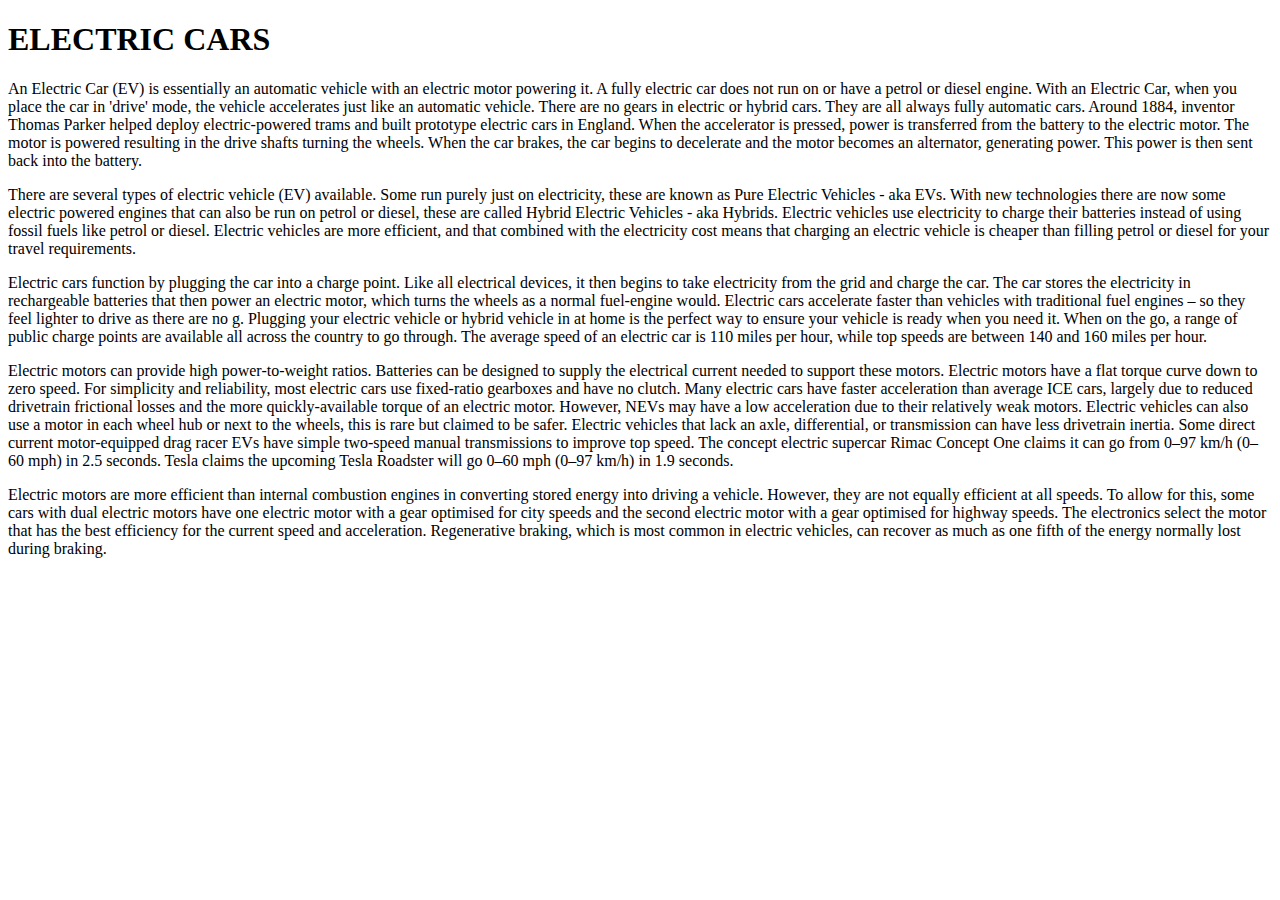
<file: index.html>
<!DOCTYPE html>
<html lang="en">
<head>
    <meta charset="UTF-8">
    <meta name="viewport" content="width=device-width, initial-scale=1.0">
    <title>Document</title>
</head>
<body>
<h1>ELECTRIC CARS</h1>
<P>An Electric Car (EV) is essentially an automatic vehicle with an electric motor powering it. A fully electric car does not run on or have a petrol or diesel engine. With an Electric Car, when you place the car in 'drive' mode, the vehicle accelerates just like an automatic vehicle. There are no gears in electric or hybrid cars. They are all always fully automatic cars. Around 1884, inventor Thomas Parker helped deploy electric-powered trams and built prototype electric cars in England. When the accelerator is pressed, power is transferred from the battery to the electric motor. The motor is powered resulting in the drive shafts turning the wheels. When the car brakes, the car begins to decelerate and the motor becomes an alternator, generating power. This power is then sent back into the battery.</P>
<p>There are several types of electric vehicle (EV) available. Some run purely just on electricity, these are known as Pure Electric Vehicles - aka EVs. With new technologies there are now some electric powered engines that can also be run on petrol or diesel, these are called Hybrid Electric Vehicles - aka Hybrids. Electric vehicles use electricity to charge their batteries instead of using fossil fuels like petrol or diesel. Electric vehicles are more efficient, and that combined with the electricity cost means that charging an electric vehicle is cheaper than filling petrol or diesel for your travel requirements.</p>
<p>Electric cars function by plugging the car into a charge point. Like all electrical devices, it then begins to take electricity from the grid and charge the car. The car stores the electricity in rechargeable batteries that then power an electric motor, which turns the wheels as a normal fuel-engine would. Electric cars accelerate faster than vehicles with traditional fuel engines – so they feel lighter to drive as there are no g. Plugging your electric vehicle or hybrid vehicle in at home is the perfect way to ensure your vehicle is ready when you need it. When on the go, a range of public charge points are available all across the country to go through.  The average speed of an electric car is 110 miles per hour, while top speeds are between 140 and 160 miles per hour.
<p>Electric motors can provide high power-to-weight ratios. Batteries can be designed to supply the electrical current needed to support these motors. Electric motors have a flat torque curve down to zero speed. For simplicity and reliability, most electric cars use fixed-ratio gearboxes and have no clutch. Many electric cars have faster acceleration than average ICE cars, largely due to reduced drivetrain frictional losses and the more quickly-available torque of an electric motor. However, NEVs may have a low acceleration due to their relatively weak motors. Electric vehicles can also use a motor in each wheel hub or next to the wheels, this is rare but claimed to be safer. Electric vehicles that lack an axle, differential, or transmission can have less drivetrain inertia. Some direct current motor-equipped drag racer EVs have simple two-speed manual transmissions to improve top speed. The concept electric supercar Rimac Concept One claims it can go from 0–97 km/h (0–60 mph) in 2.5 seconds. Tesla claims the upcoming Tesla Roadster will go 0–60 mph (0–97 km/h) in 1.9 seconds.</p>
<p>Electric motors are more efficient than internal combustion engines in converting stored energy into driving a vehicle. However, they are not equally efficient at all speeds. To allow for this, some cars with dual electric motors have one electric motor with a gear optimised for city speeds and the second electric motor with a gear optimised for highway speeds. The electronics select the motor that has the best efficiency for the current speed and acceleration. Regenerative braking, which is most common in electric vehicles, can recover as much as one fifth of the energy normally lost during braking.</p>
</body>
</html>
</file>
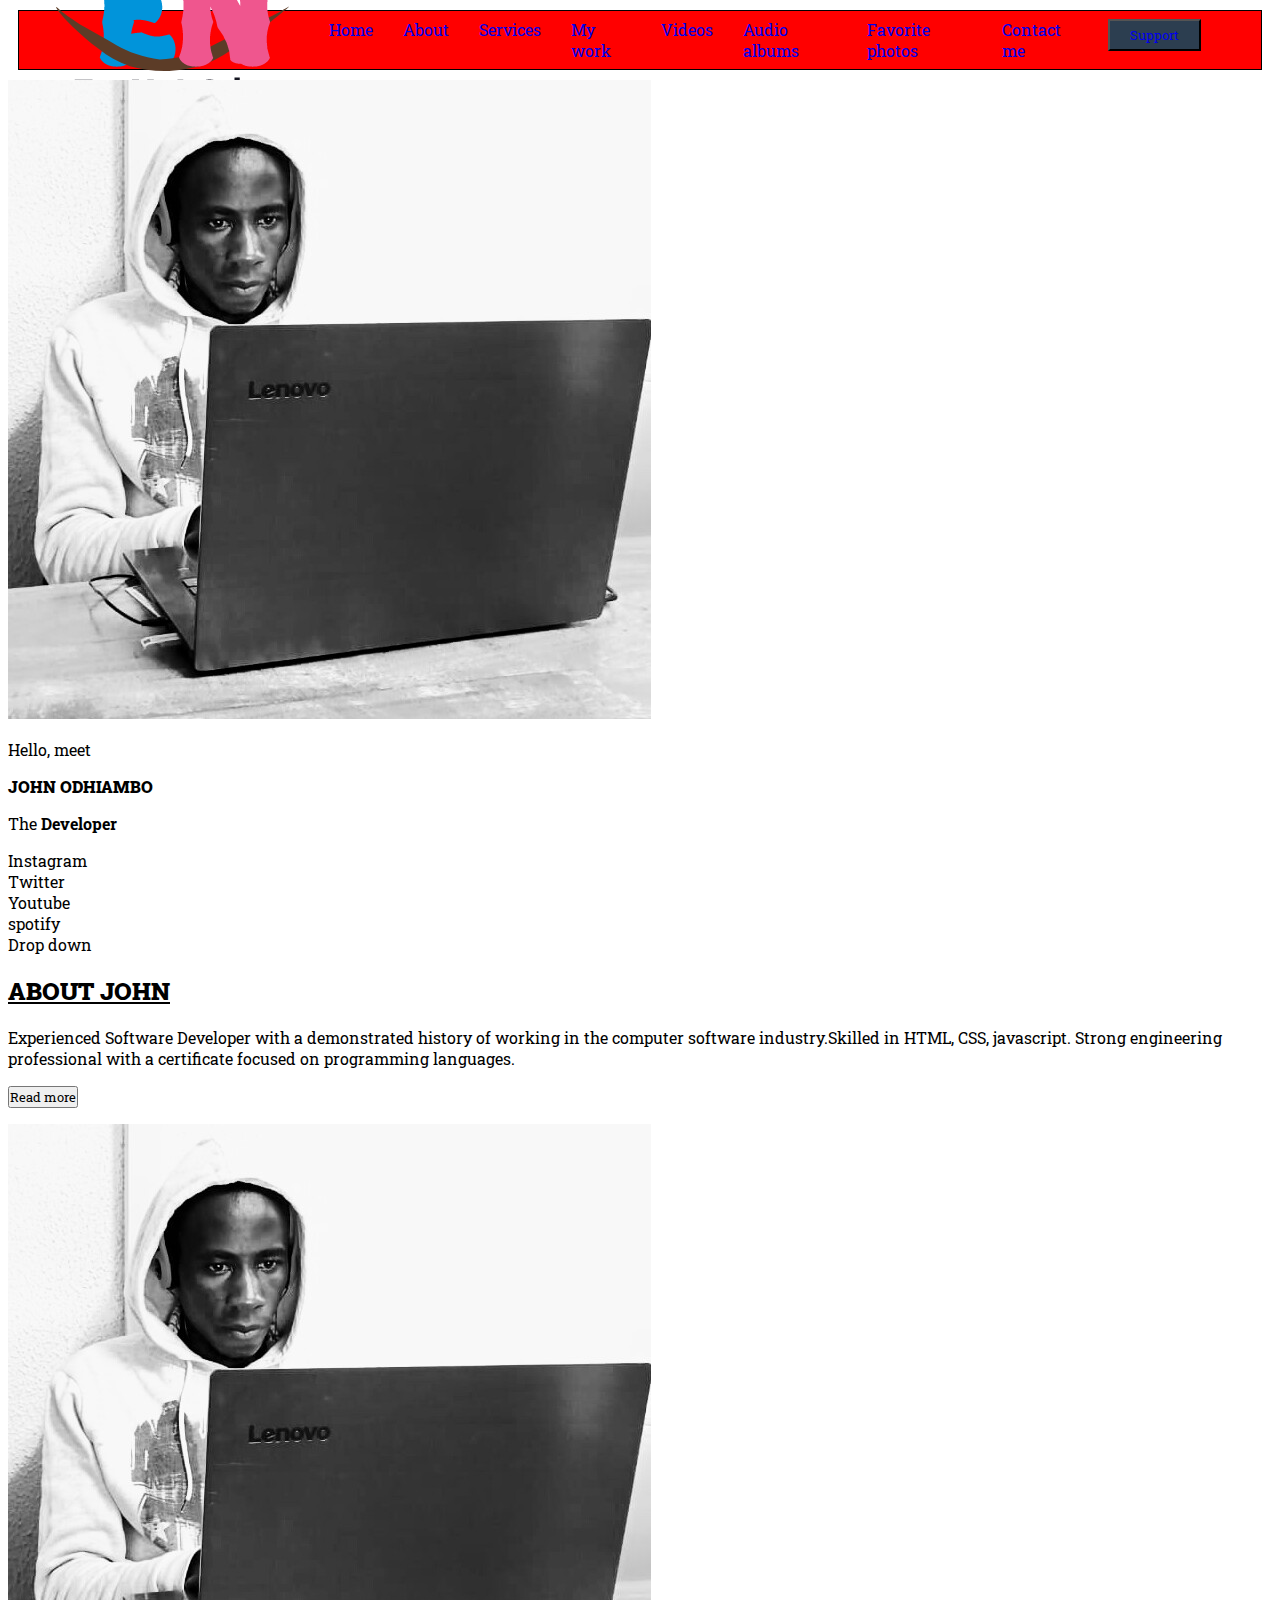
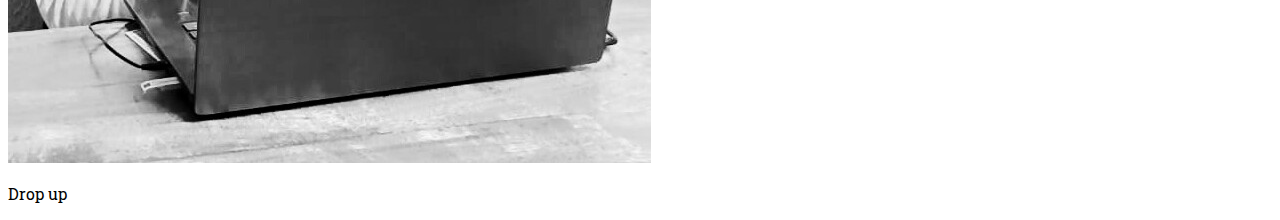
<file: Trial-portfolio/index.html>
<!DOCTYPE html>
<html lang="en">
  <head>
    <meta charset="UTF-8" />
    <meta name="viewport" content="width=device-width, initial-scale=1.0" />
    <title>JOHN ODHIAMBO</title>

    <!--linking css-->
    <link rel="stylesheet" href="./Apps/css/style.css" />
    <!--linking google fonts-->
    <link rel="preconnect" href="https://fonts.googleapis.com" />
    <link rel="preconnect" href="https://fonts.gstatic.com" crossorigin />
    <link
      href="https://fonts.googleapis.com/css2?family=Roboto+Slab:wght@100;200;300;400;500;600;700;800;900&display=swap"
      rel="stylesheet"
    />
  </head>
  <body>
    <main>
      <!--start of navigation-->
      <nav>
        <!--start logo-->
        <div>
          <img src="./Apps/assets/Business Logo (1) (1).png" alt="logo" />
        </div>
        <!--end logo-->
        <!--start of navlinks-->
        <div>
          <ul class="nav-links">
            <li>
              <a href="#">Home</a>
            </li>
            <li>
              <a href="#">About</a>
            </li>
            <li>
              <a href="#">Services</a>
            </li>
            <li>
              <a href="#">My work</a>
            </li>
            <li>
              <a href="#">Videos</a>
            </li>
            <li>
              <a href="#">Audio albums</a>
            </li>
            <li>
              <a href="#">Favorite photos</a>
            </li>
            <li>
              <a href="#">Contact me </a>
            </li>
            <li>
              <button class="btn-green">
                <a href="#"> Support</a>
              </button>
            </li>
            
            <li>
              <i class="fas fa-moon"></i>
            </li>
          </ul>
        </div>
        <!--end of navlinks-->
      </nav>
      <!--end of navigation-->
      <!--start of hero section-->
      <section>
        <!--start of photo-->
        <div>
          <img src="./Apps/assets/IMG-20230713-WA0023~3 (1).jpg" alt="john" />
        </div>
        <!--start of text-->
        <div>
          <div>
            <p>Hello, meet</p>
            <p>
              <strong><b>JOHN ODHIAMBO</b></strong>
            </p>
            <p>The <strong>Developer</strong></p>
          </div>

          <div>
            <ul>
              <li>Instagram</li>
              <li>Twitter</li>
              <li>Youtube</li>
              <li>spotify</li>

              <li>Drop down</li>
            </ul>
          </div>
        </div>
        <!--end of text-->

        <!--start of about-->
        <div>
          <h2>
            <b><u>ABOUT JOHN</u></b>
          </h2>
          <p>
            Experienced Software Developer with a demonstrated history of
            working in the computer software industry.Skilled in HTML, CSS,
            javascript. Strong engineering professional with a certificate
            focused on programming languages.
          </p>

          <p><button>Read more</button></p>
        </div>
        <!--end of about-->

        <!--Start of photo-->
        <div>
          <img src="./Apps/assets/IMG-20230713-WA0023~3 (1).jpg" alt="john" />
        </div>
        <!--End of photo-->
        <div>
          <ul>
            <li>Drop up</li>
          </ul>
        </div>
      </section>
      <!--end of hero section-->
    </main>
  </body>
</html>
</file>
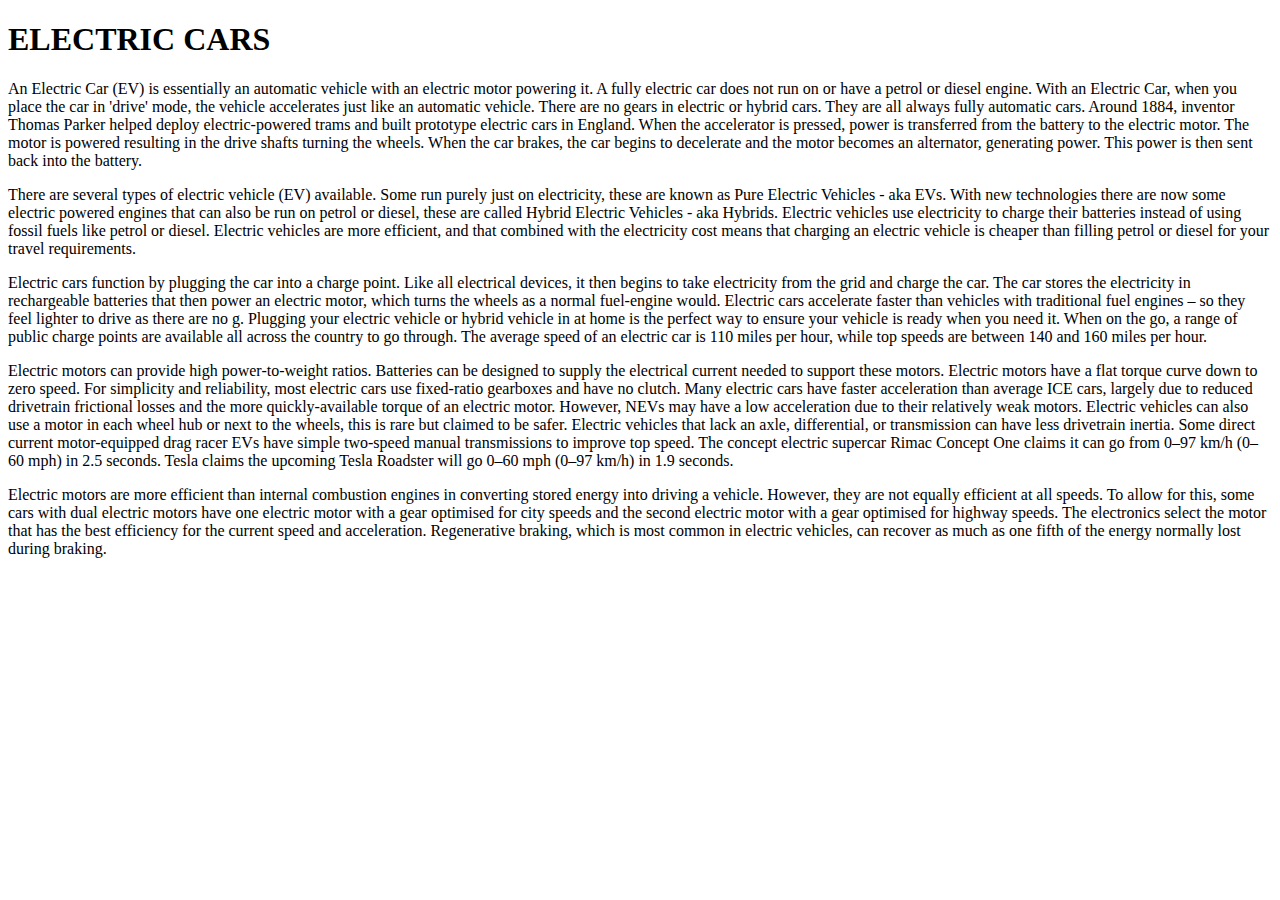
<file: Electric cars/electric-cars.html>
<!DOCTYPE html>
<html lang="en">
<head>
    <meta charset="UTF-8">
    <meta name="viewport" content="width=device-width, initial-scale=1.0">
    <title>Document</title>
</head>
<body>
<h1>ELECTRIC CARS</h1>
<P>An Electric Car (EV) is essentially an automatic vehicle with an electric motor powering it. A fully electric car does not run on or have a petrol or diesel engine. With an Electric Car, when you place the car in 'drive' mode, the vehicle accelerates just like an automatic vehicle. There are no gears in electric or hybrid cars. They are all always fully automatic cars. Around 1884, inventor Thomas Parker helped deploy electric-powered trams and built prototype electric cars in England. When the accelerator is pressed, power is transferred from the battery to the electric motor. The motor is powered resulting in the drive shafts turning the wheels. When the car brakes, the car begins to decelerate and the motor becomes an alternator, generating power. This power is then sent back into the battery.</P>
<P>There are several types of electric vehicle (EV) available. Some run purely just on electricity, these are known as Pure Electric Vehicles - aka EVs. With new technologies there are now some electric powered engines that can also be run on petrol or diesel, these are called Hybrid Electric Vehicles - aka Hybrids. Electric vehicles use electricity to charge their batteries instead of using fossil fuels like petrol or diesel. Electric vehicles are more efficient, and that combined with the electricity cost means that charging an electric vehicle is cheaper than filling petrol or diesel for your travel requirements.</P>
<p>Electric cars function by plugging the car into a charge point. Like all electrical devices, it then begins to take electricity from the grid and charge the car. The car stores the electricity in rechargeable batteries that then power an electric motor, which turns the wheels as a normal fuel-engine would. Electric cars accelerate faster than vehicles with traditional fuel engines – so they feel lighter to drive as there are no g. Plugging your electric vehicle or hybrid vehicle in at home is the perfect way to ensure your vehicle is ready when you need it. When on the go, a range of public charge points are available all across the country to go through.  The average speed of an electric car is 110 miles per hour, while top speeds are between 140 and 160 miles per hour.</p>
<p>Electric motors can provide high power-to-weight ratios. Batteries can be designed to supply the electrical current needed to support these motors. Electric motors have a flat torque curve down to zero speed. For simplicity and reliability, most electric cars use fixed-ratio gearboxes and have no clutch. Many electric cars have faster acceleration than average ICE cars, largely due to reduced drivetrain frictional losses and the more quickly-available torque of an electric motor. However, NEVs may have a low acceleration due to their relatively weak motors. Electric vehicles can also use a motor in each wheel hub or next to the wheels, this is rare but claimed to be safer. Electric vehicles that lack an axle, differential, or transmission can have less drivetrain inertia. Some direct current motor-equipped drag racer EVs have simple two-speed manual transmissions to improve top speed. The concept electric supercar Rimac Concept One claims it can go from 0–97 km/h (0–60 mph) in 2.5 seconds. Tesla claims the upcoming Tesla Roadster will go 0–60 mph (0–97 km/h) in 1.9 seconds.</p>
<p>Electric motors are more efficient than internal combustion engines in converting stored energy into driving a vehicle. However, they are not equally efficient at all speeds. To allow for this, some cars with dual electric motors have one electric motor with a gear optimised for city speeds and the second electric motor with a gear optimised for highway speeds. The electronics select the motor that has the best efficiency for the current speed and acceleration. Regenerative braking, which is most common in electric vehicles, can recover as much as one fifth of the energy normally lost during braking.</p>    
</body>
</html>
</file>
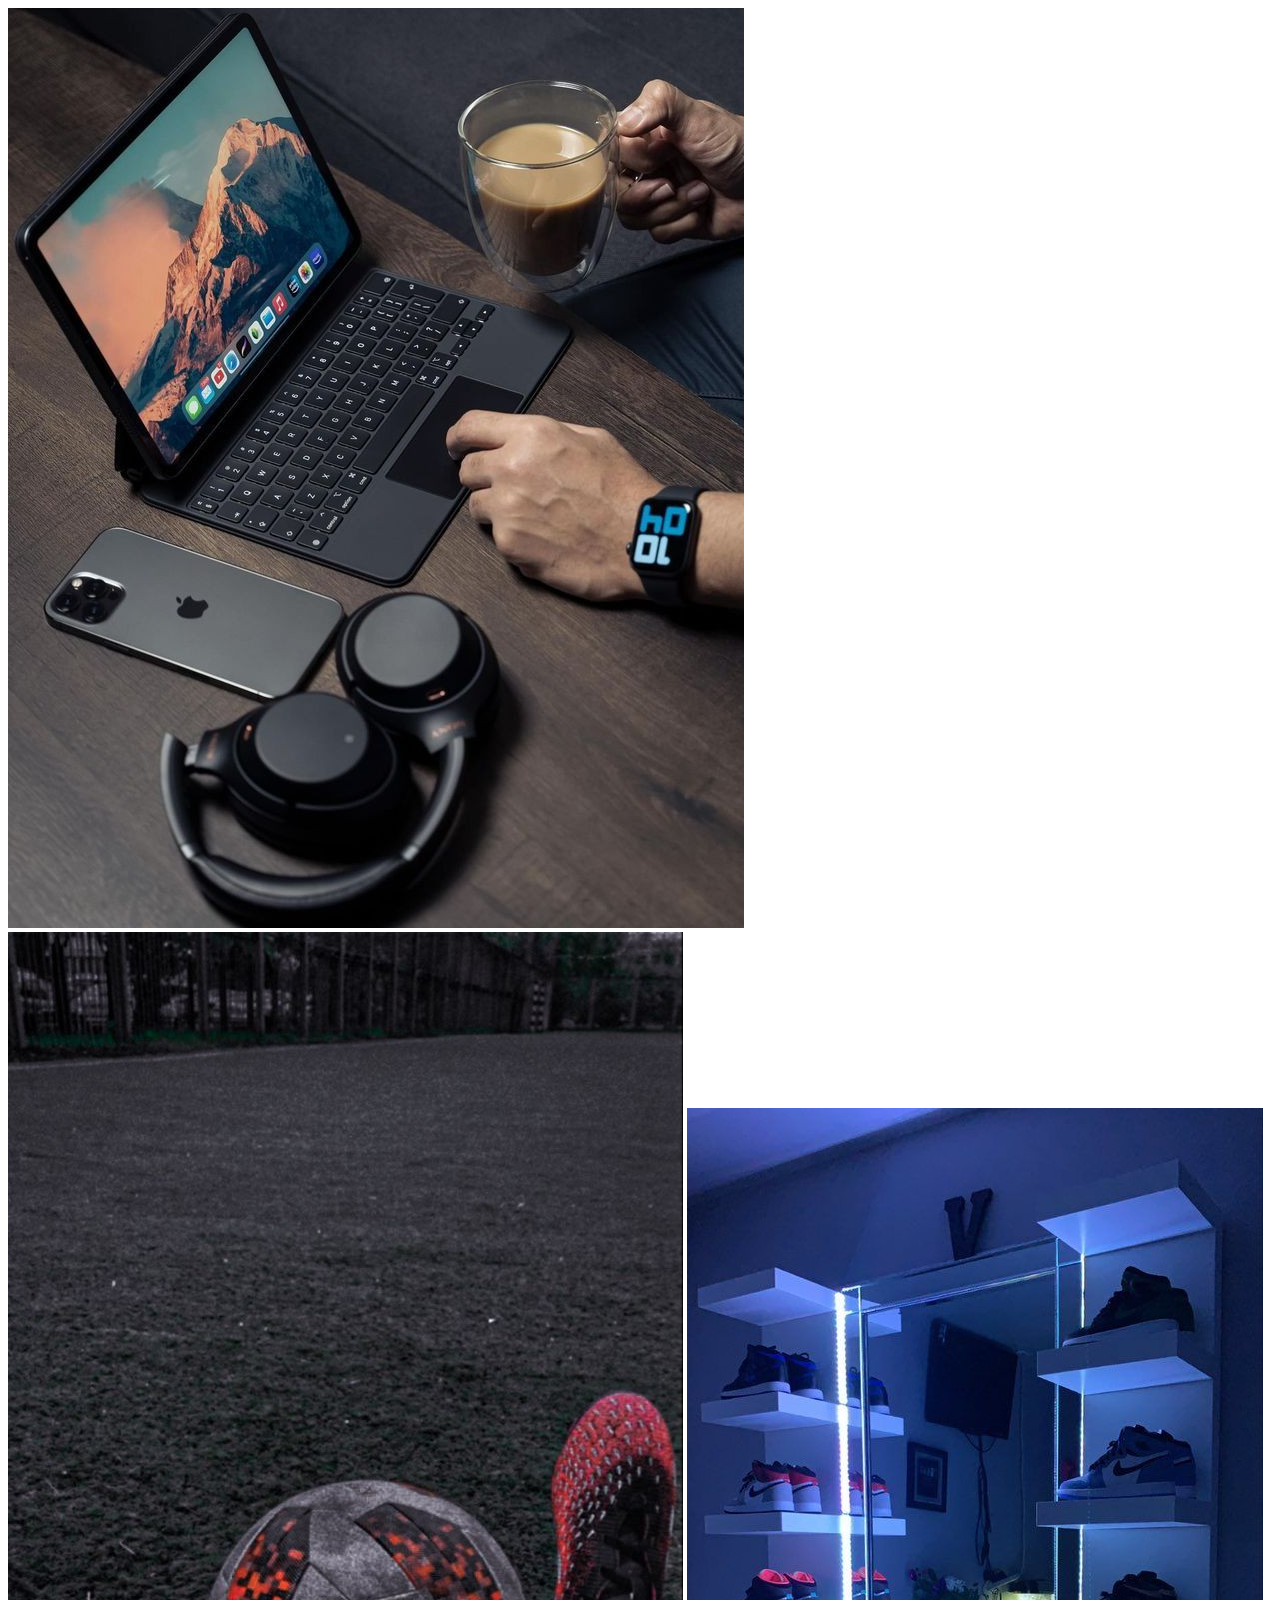
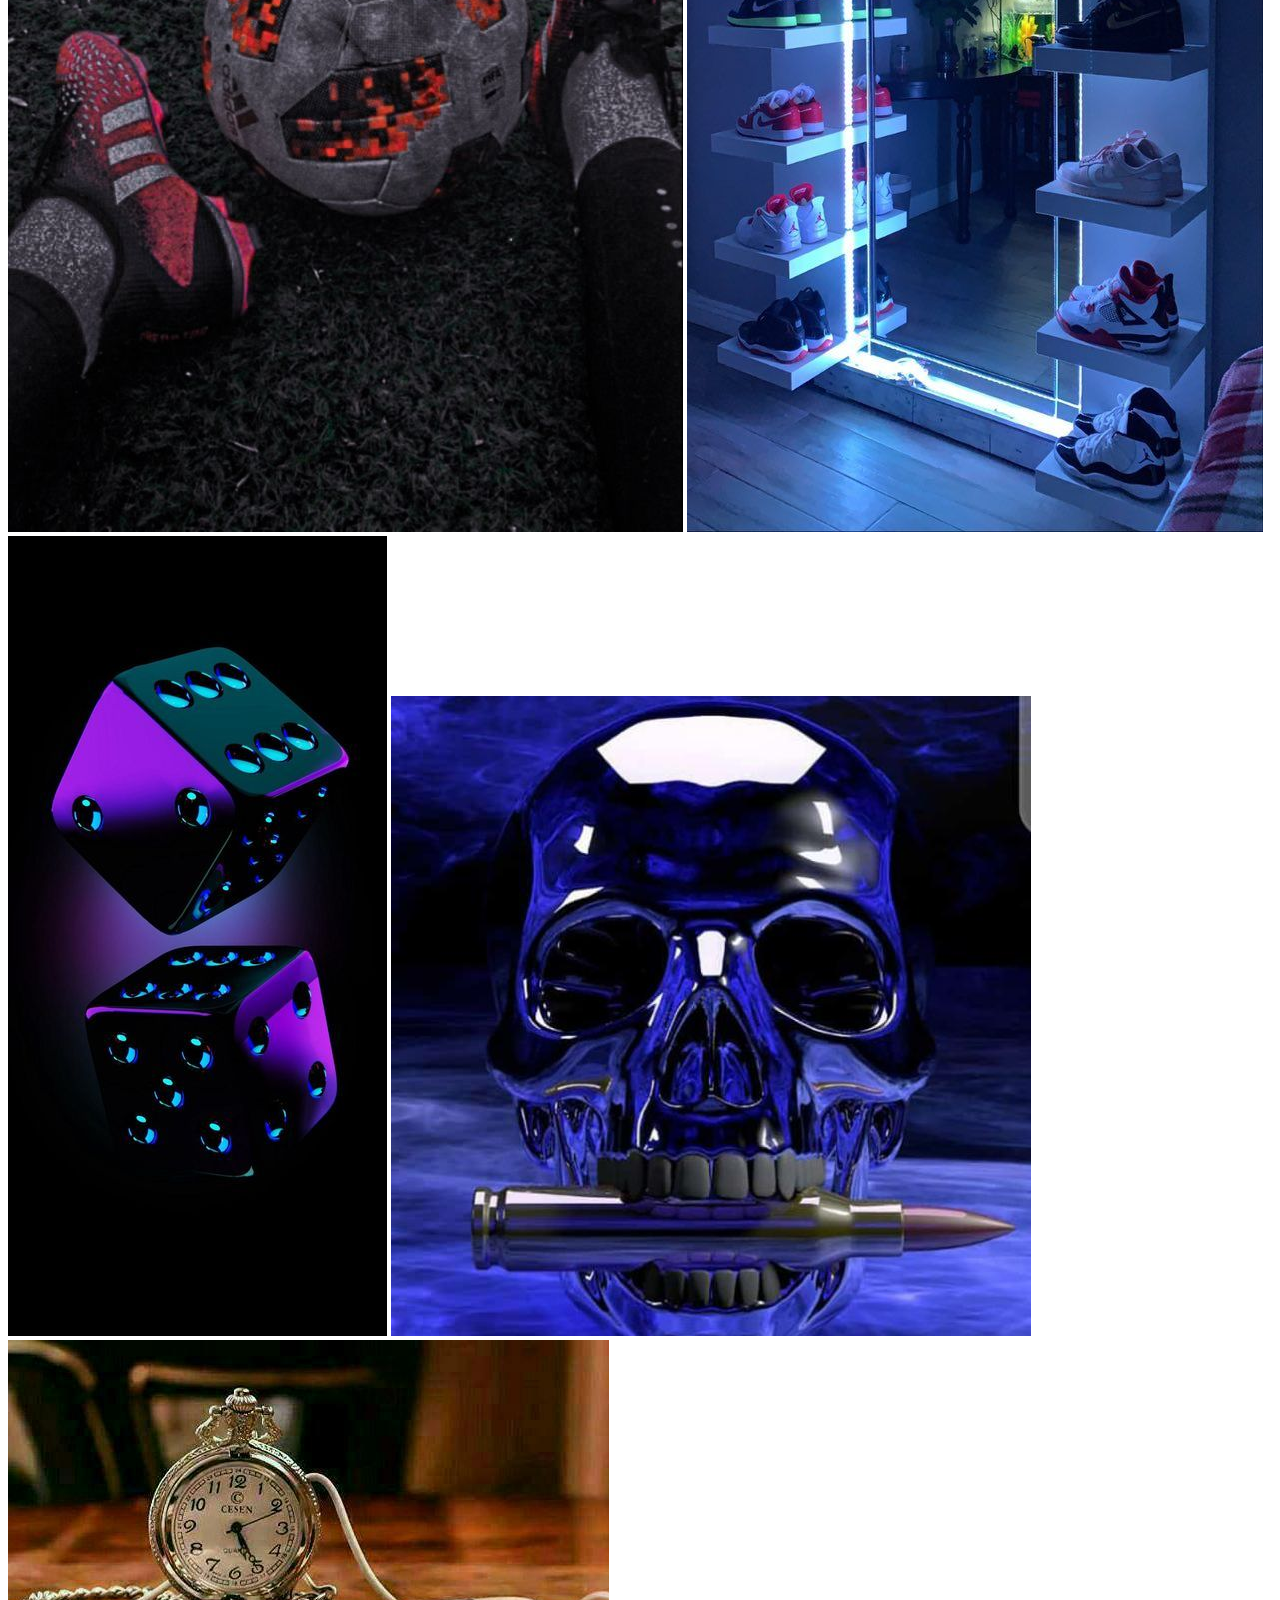
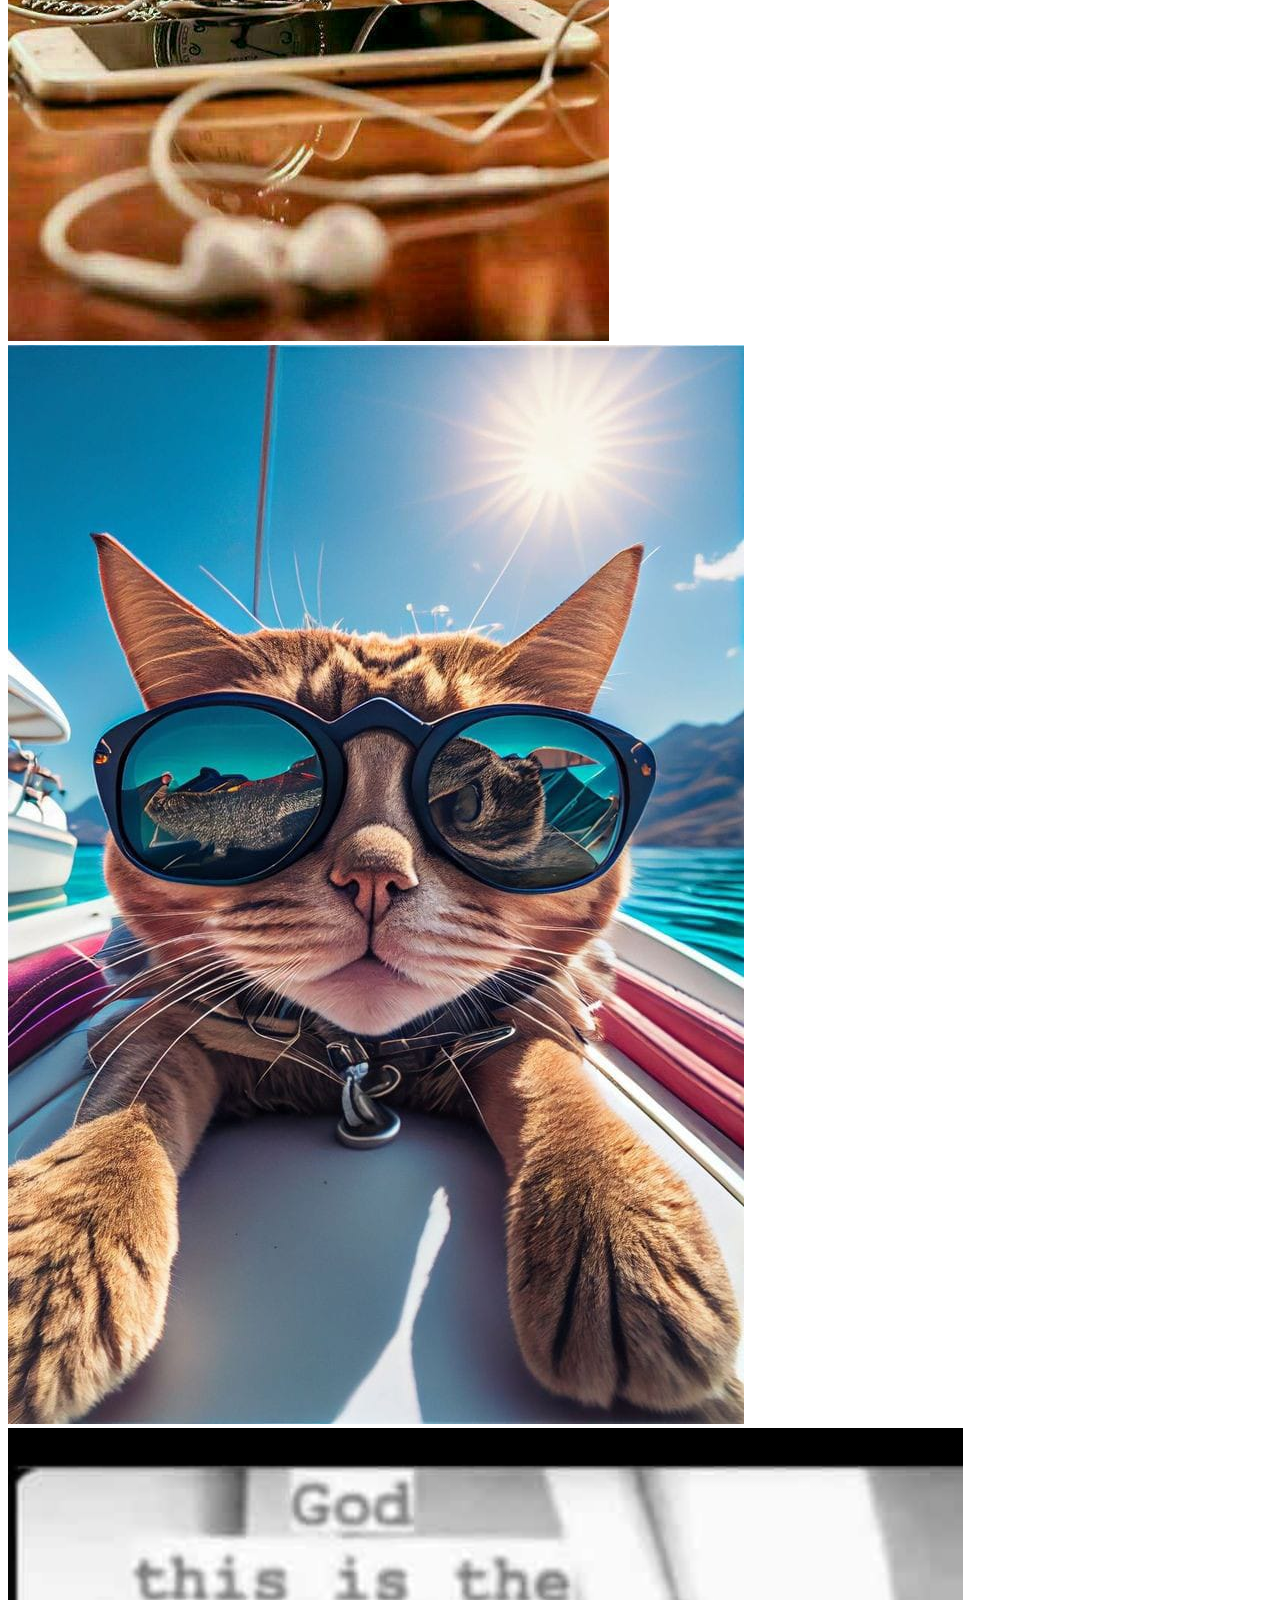
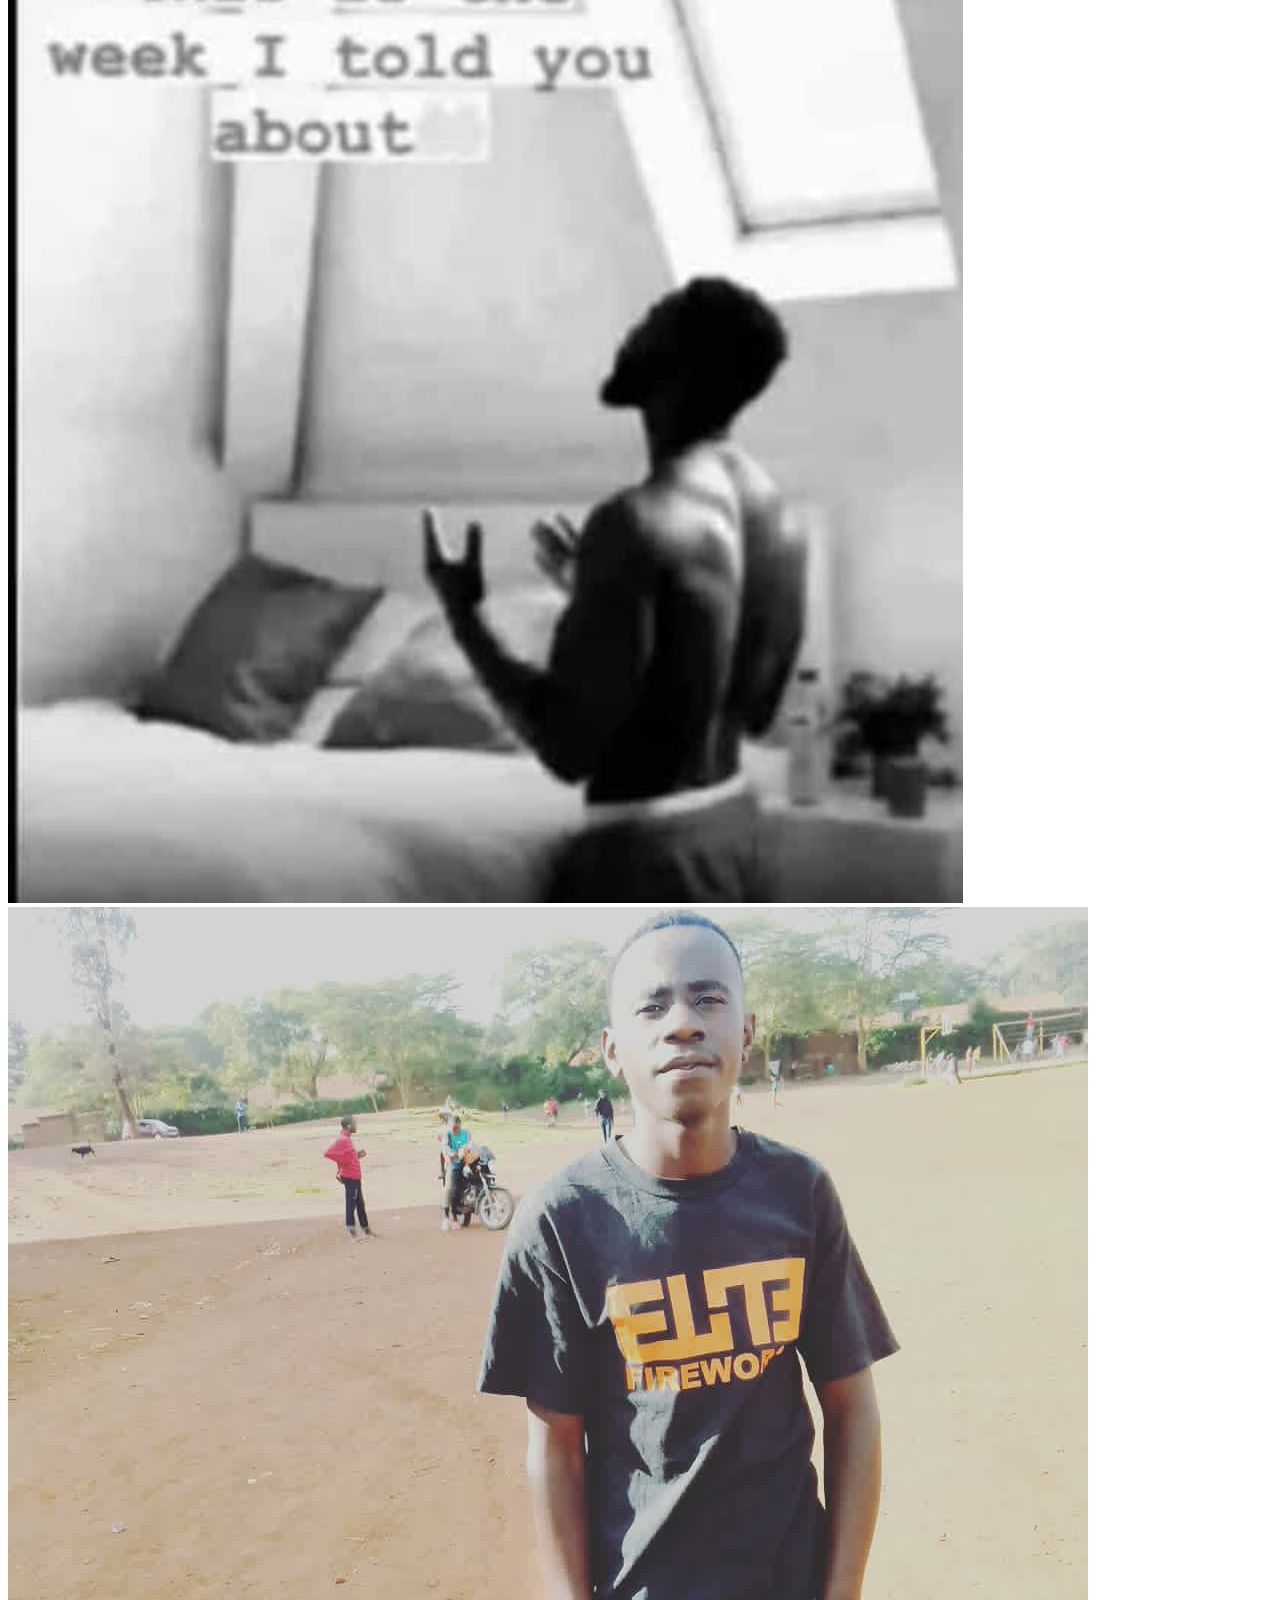
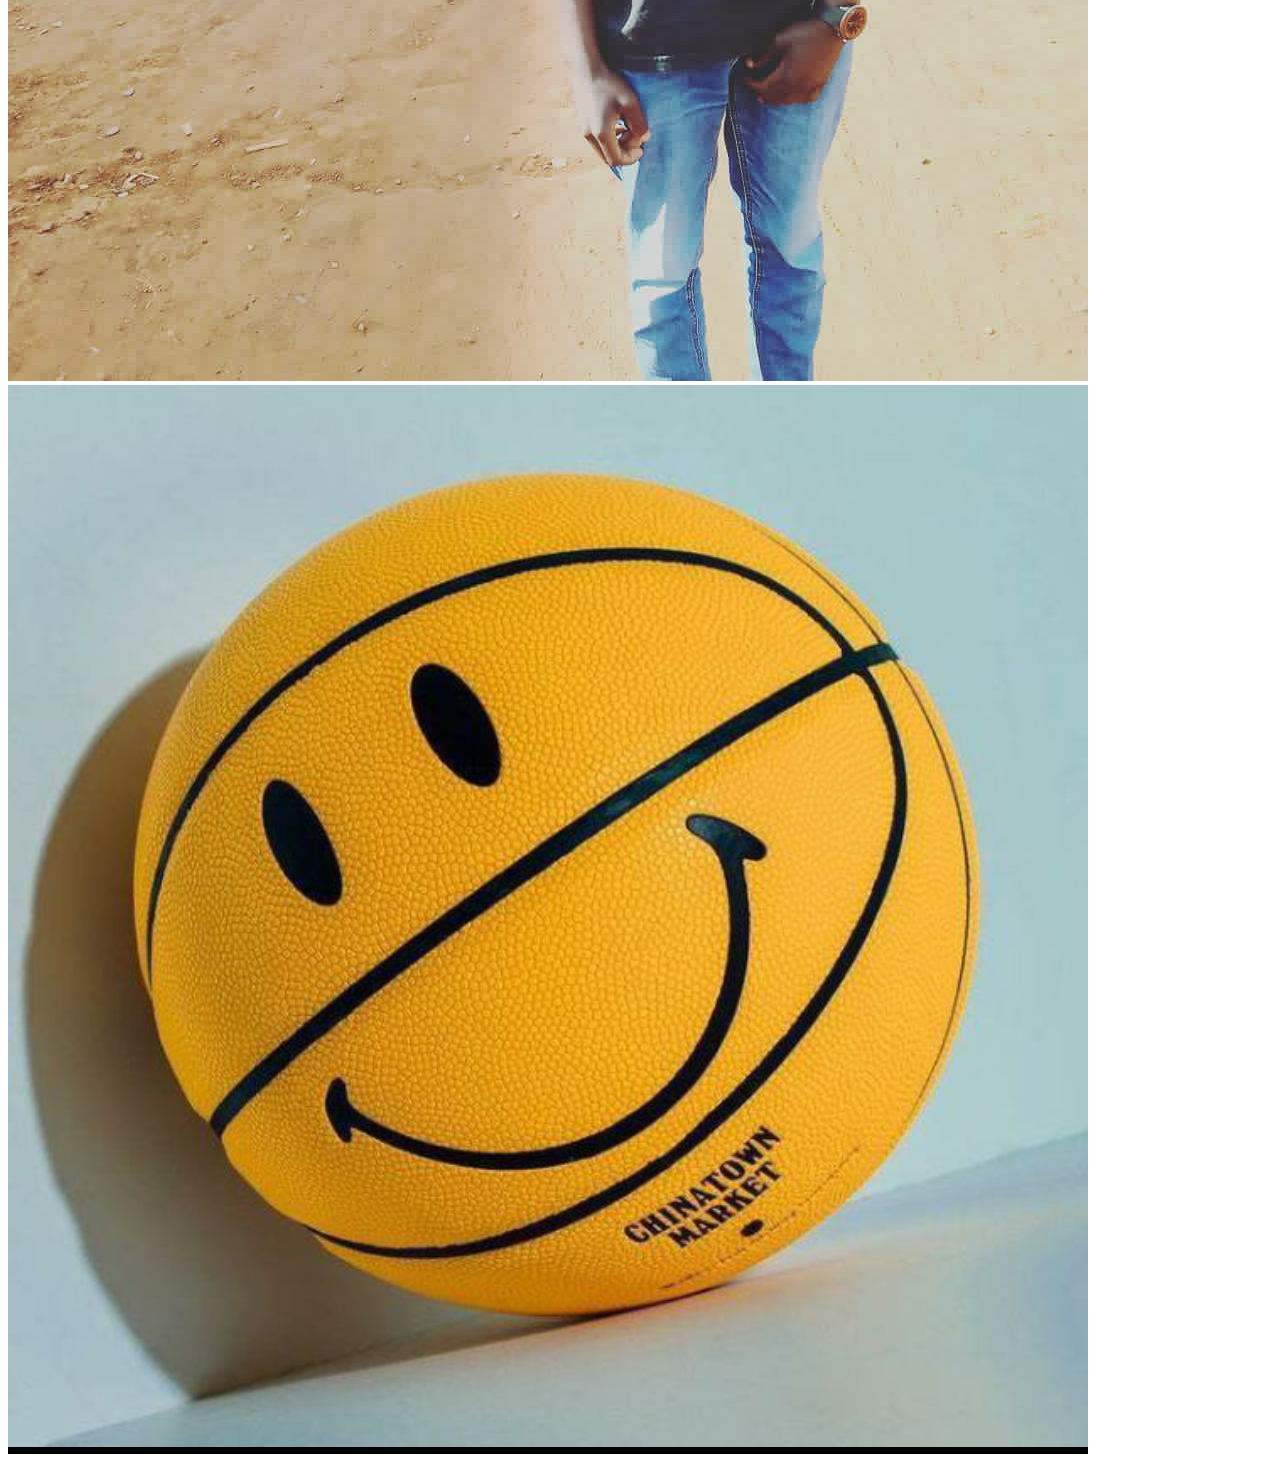
<file: Gallery/gallery.html>
<!DOCTYPE html>
<html lang="en">
<head>
    <meta charset="UTF-8">
    <meta name="viewport" content="width=device-width, initial-scale=1.0">
    <title>Document</title>
</head>
<body>
<img src="./25d31f64-859b-45c6-9756-4e4de3080acd.jpeg" alt="">
<img src="./49583585-803f-4022-83d0-cea5d1a87512.jpeg" alt="">
<img src="./a705c286-de02-4e5e-85d1-9c0ebe7797d6.jpeg" alt="">
<img src="./ClickaSnap _ Online Photo Sharing Platform, Share and Earn.jpeg" alt="">
<img src="./IMG-20230711-WA0028.jpg" alt="">
<img src="./IMG-20230711-WA0029.jpg" alt="">
<img src="./IMG-20230711-WA0040.jpg" alt="">
<img src="./Screenshot_20230717-220301~2.png" alt="">
<img src="./Screenshot_20230718-084606~2.png" alt="">
<img src="./Screenshot_20230721-215844~2.png" alt="">
</body>
</html>
</file>
<file: Trial-portfolio/Apps/css/style.css>
/* start of global styles */
* {
  padding: 0;
  box-sizing: border-box;
  font-family: "Roboto Slab", serif;
}
/*styling a*/
a {
  text-decoration: none;
  cursor: pointer;
}
.btn-green {
  background-color: #2c3e50;
  padding: 5px 10px;
  color: white;
}
.btn-green a,
.btn-blue a {
  padding: 5px 10px;
  text-transform: capitalize;
}
.btn-blue {
  background-color: #3498db;
  color: white;
}

/*start of nav styles*/
nav {
  height: 60px;
  background-color: red;
  display: flex;
  gap: 30px;
  justify-content: space-between;
  align-items: center;
  margin: 10px;
  padding: 0px 30px;
  border: 1px solid #000;
}

nav .nav-links {
  display: flex;
  list-style: none;
  gap: 30px;
}
</file>
